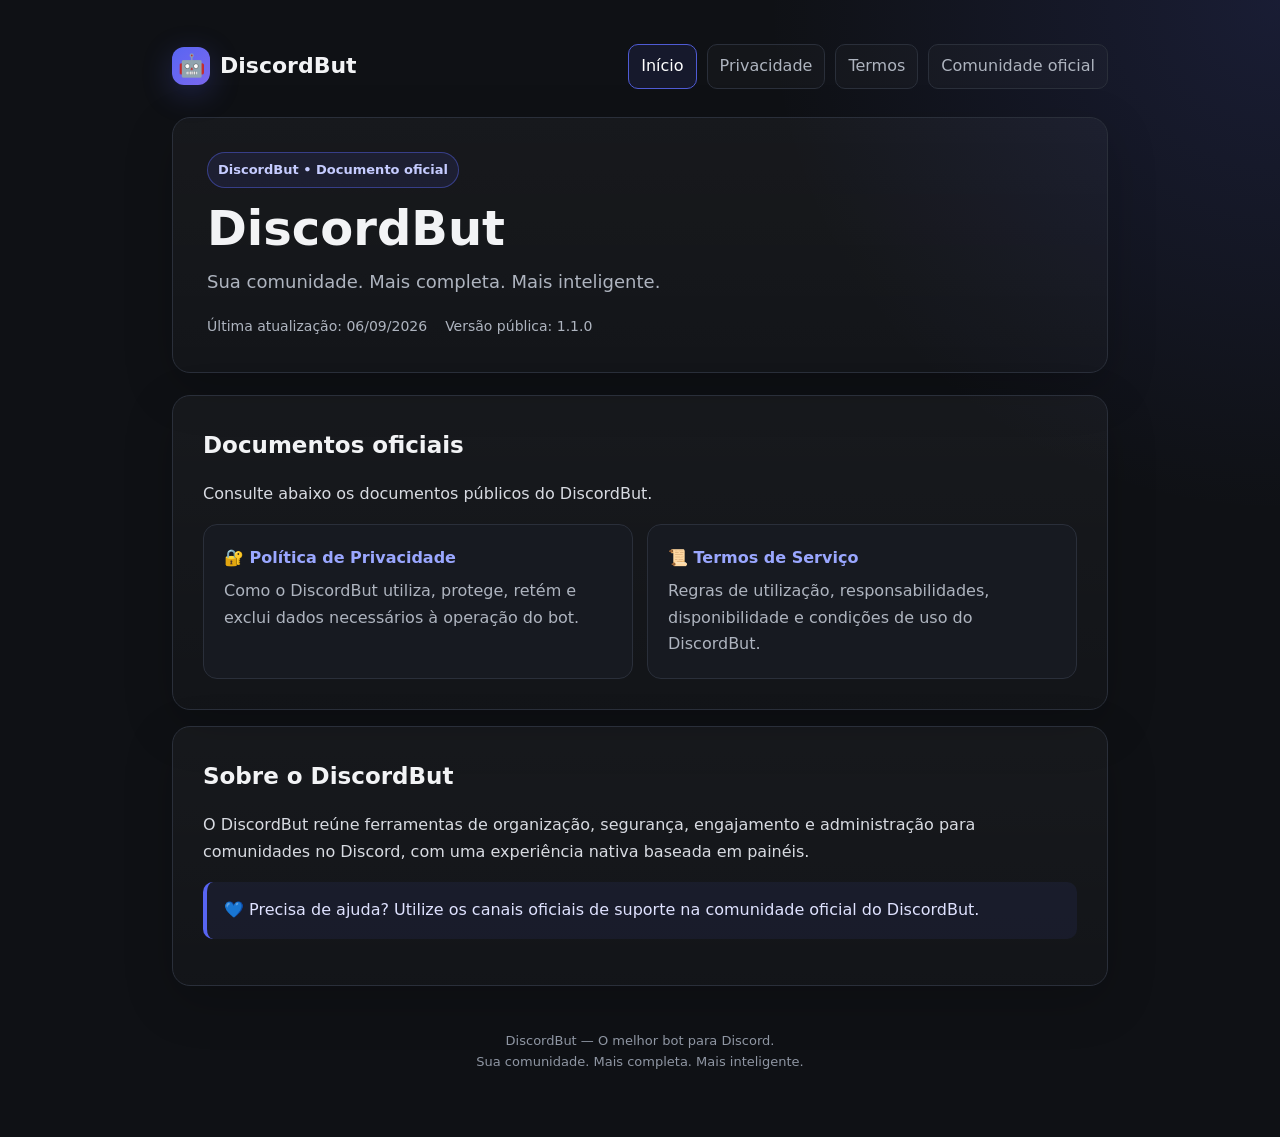
<file: index.html>
<!DOCTYPE html>
<html lang="pt-BR">
<head>
  <meta charset="UTF-8">

  <meta
    name="viewport"
    content="width=device-width, initial-scale=1.0"
  >

  <meta
    name="theme-color"
    content="#5865F2"
  >

  <meta
    name="description"
    content="Sua comunidade. Mais completa. Mais inteligente."
  >

  <title>DiscordBut — Documentos Oficiais</title>

  <link
    rel="stylesheet"
    href="styles.css"
  >
</head>

<body>
  <main class="shell">

    <header class="topbar">
      <a
        class="brand"
        href="index.html"
      >
        <span class="logo">🤖</span>
        <span>DiscordBut</span>
      </a>

      <nav>
        <a
          class="active"
          href="index.html"
        >
          Início
        </a>

        <a href="privacy.html">
          Privacidade
        </a>

        <a href="terms.html">
          Termos
        </a>

        <a
          href="https://discord.gg/pWMg8z9PDG"
          target="_blank"
          rel="noopener noreferrer"
        >
          Comunidade oficial
        </a>
      </nav>
    </header>

    <section class="hero">
      <span class="badge">
        DiscordBut • Documento oficial
      </span>

      <h1>DiscordBut</h1>

      <p>
        Sua comunidade. Mais completa. Mais inteligente.
      </p>

      <div class="meta">
        <span>
          Última atualização: 06/09/2026
        </span>

        <span>
          Versão pública: 1.1.0
        </span>
      </div>
    </section>

    <section class="card">
      <h2>Documentos oficiais</h2>

      <p>
        Consulte abaixo os documentos públicos do DiscordBut.
      </p>

      <div class="grid">

        <a
          class="tile"
          href="privacy.html"
        >
          <strong>
            🔐 Política de Privacidade
          </strong>

          <span>
            Como o DiscordBut utiliza, protege, retém e exclui
            dados necessários à operação do bot.
          </span>
        </a>

        <a
          class="tile"
          href="terms.html"
        >
          <strong>
            📜 Termos de Serviço
          </strong>

          <span>
            Regras de utilização, responsabilidades,
            disponibilidade e condições de uso do DiscordBut.
          </span>
        </a>

      </div>
    </section>

    <section class="card">
      <h2>Sobre o DiscordBut</h2>

      <p>
        O DiscordBut reúne ferramentas de organização,
        segurança, engajamento e administração para comunidades
        no Discord, com uma experiência nativa baseada em painéis.
      </p>

      <div class="notice">
        💙 Precisa de ajuda? Utilize os canais oficiais de suporte
        na comunidade oficial do DiscordBut.
      </div>
    </section>

    <footer>
      DiscordBut — O melhor bot para Discord.
      <br>
      Sua comunidade. Mais completa. Mais inteligente.
    </footer>

  </main>
</body>
</html>
</file>
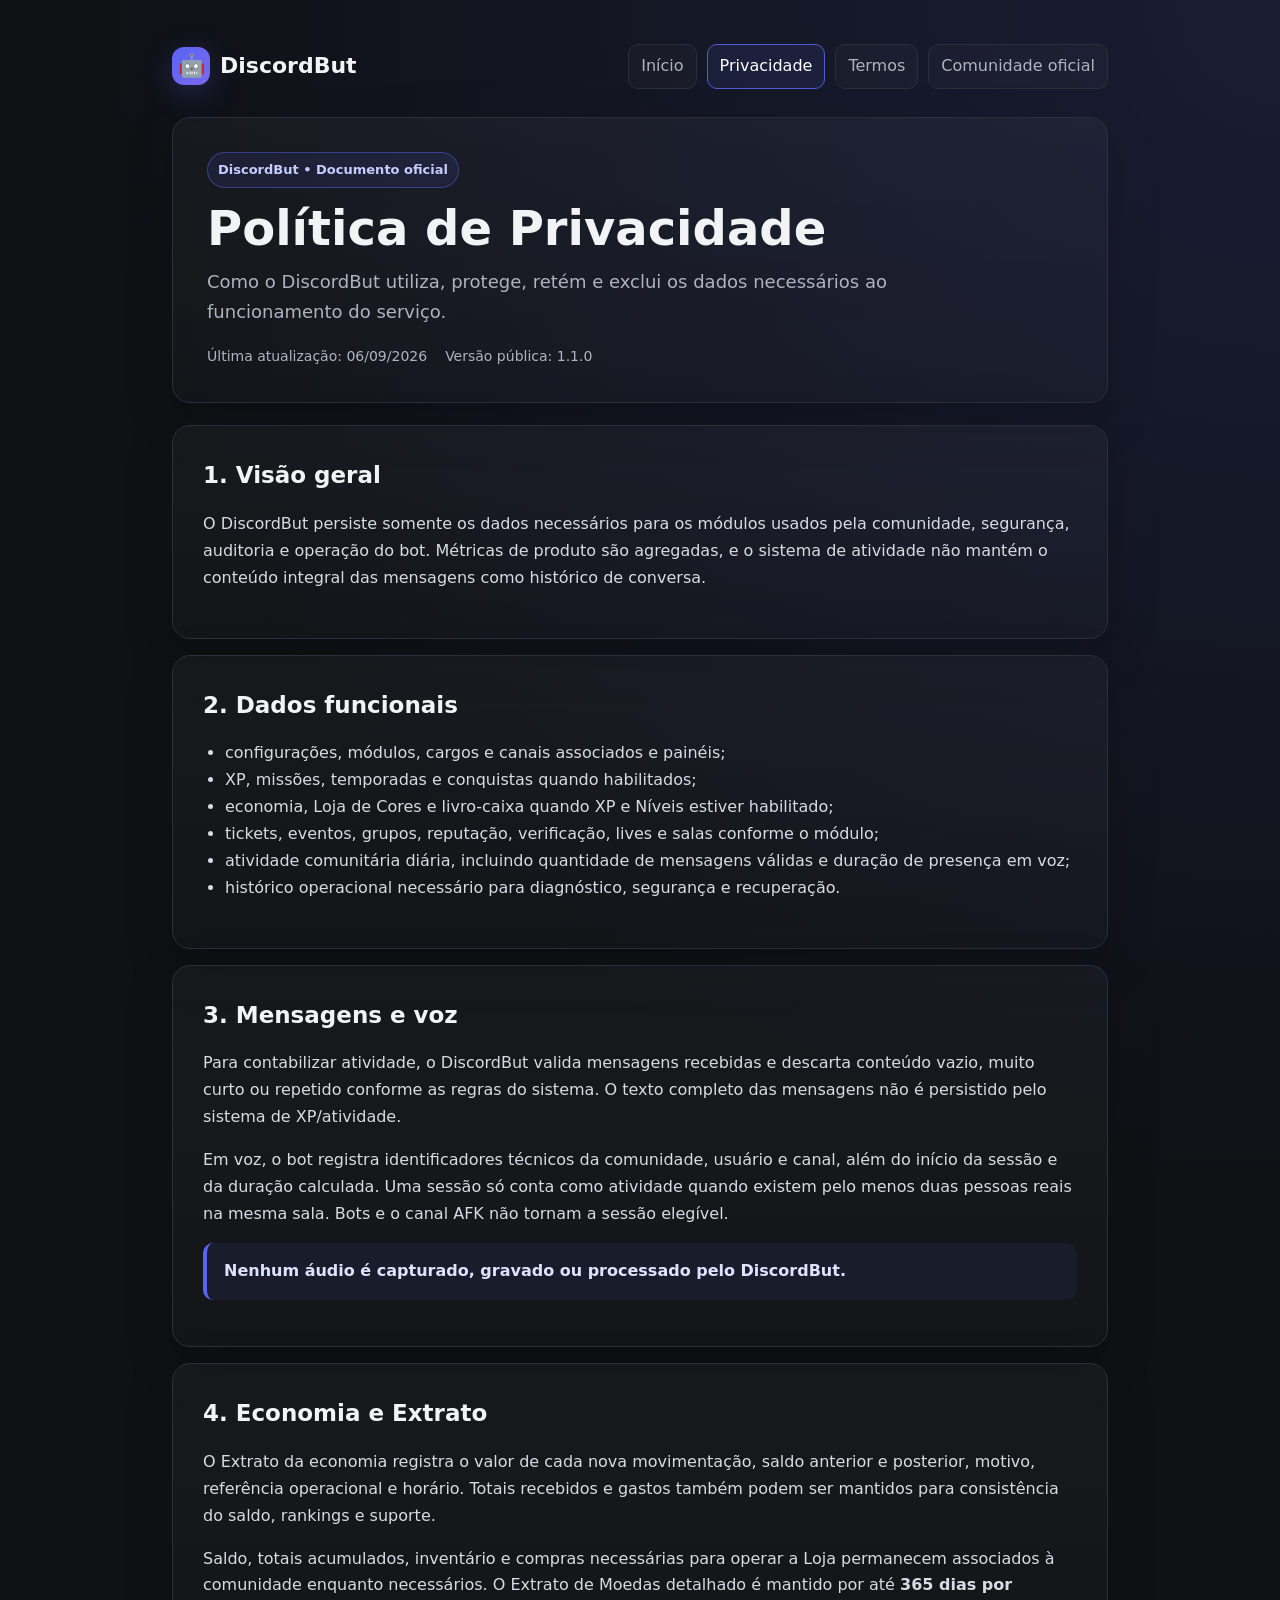
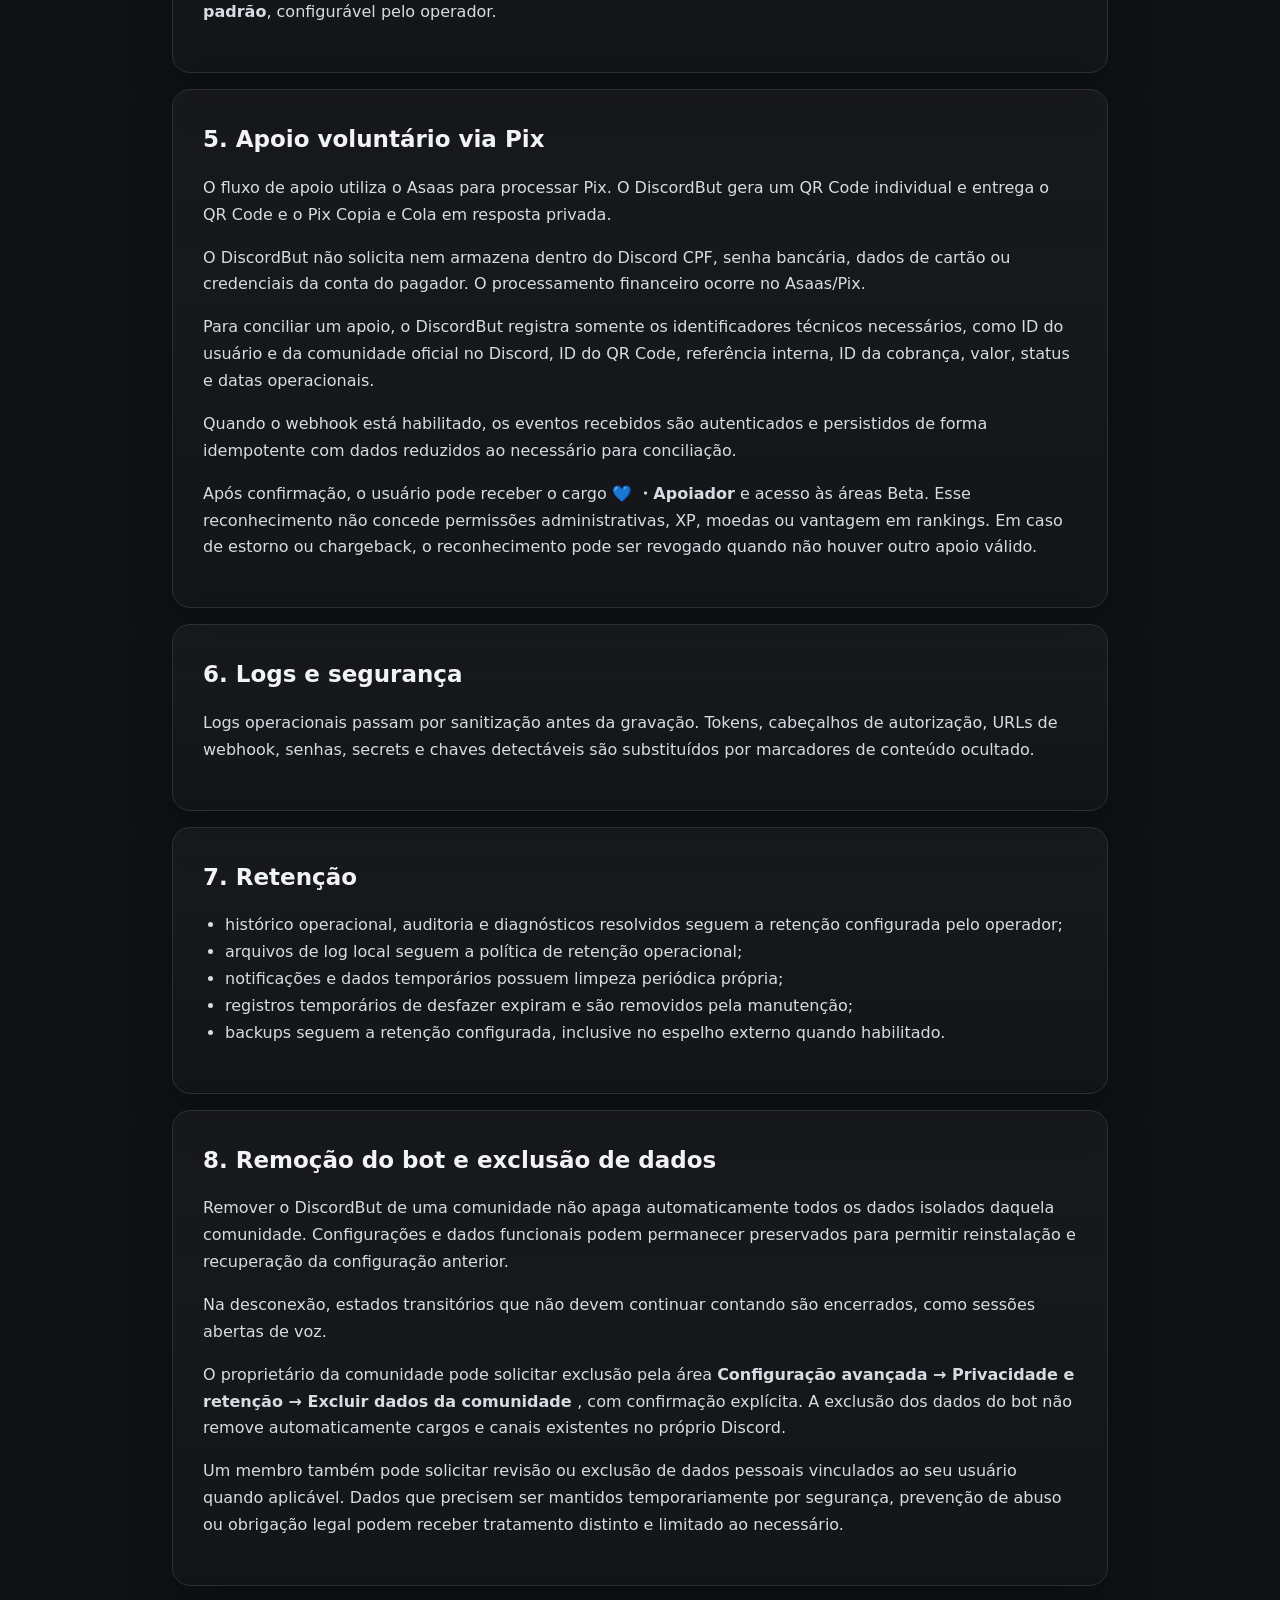
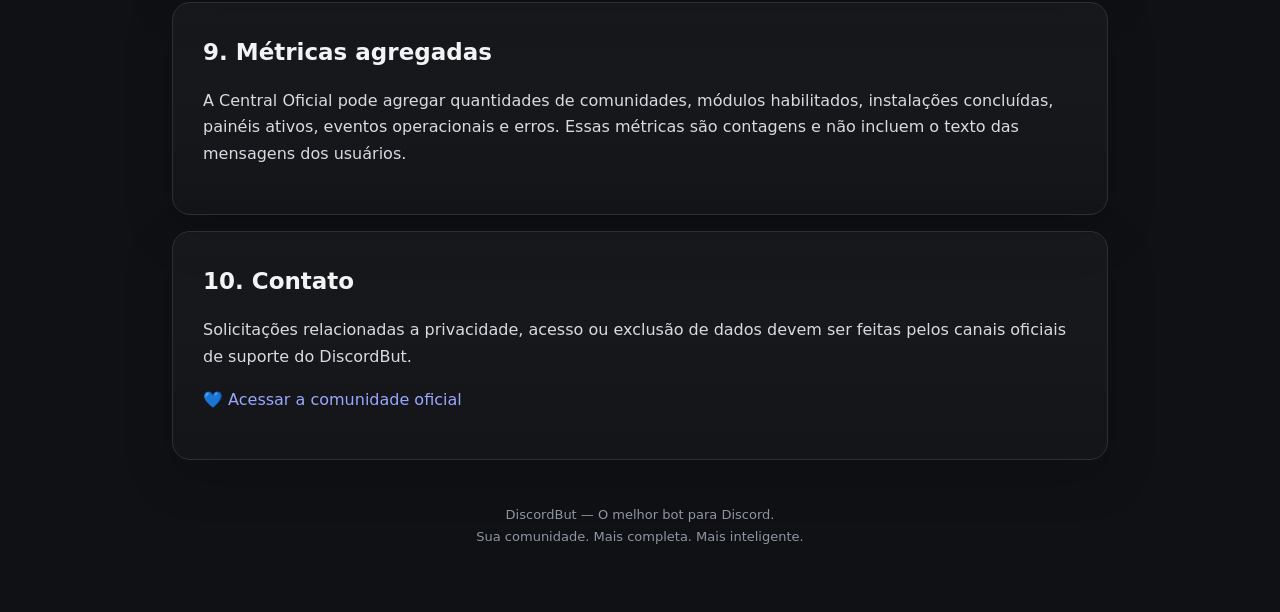
<file: privacy.html>
<!DOCTYPE html>
<html lang="pt-BR">
<head>
  <meta charset="UTF-8">

  <meta
    name="viewport"
    content="width=device-width, initial-scale=1.0"
  >

  <meta
    name="theme-color"
    content="#5865F2"
  >

  <meta
    name="description"
    content="Como o DiscordBut utiliza, protege, retém e exclui os dados necessários ao funcionamento do serviço."
  >

  <title>Política de Privacidade — DiscordBut</title>

  <link
    rel="stylesheet"
    href="styles.css"
  >
</head>

<body>
  <main class="shell">

    <header class="topbar">
      <a
        class="brand"
        href="index.html"
      >
        <span class="logo">🤖</span>
        <span>DiscordBut</span>
      </a>

      <nav>
        <a href="index.html">
          Início
        </a>

        <a
          class="active"
          href="privacy.html"
        >
          Privacidade
        </a>

        <a href="terms.html">
          Termos
        </a>

        <a
          href="https://discord.gg/pWMg8z9PDG"
          target="_blank"
          rel="noopener noreferrer"
        >
          Comunidade oficial
        </a>
      </nav>
    </header>

    <section class="hero">
      <span class="badge">
        DiscordBut • Documento oficial
      </span>

      <h1>Política de Privacidade</h1>

      <p>
        Como o DiscordBut utiliza, protege, retém e exclui os
        dados necessários ao funcionamento do serviço.
      </p>

      <div class="meta">
        <span>
          Última atualização: 06/09/2026
        </span>

        <span>
          Versão pública: 1.1.0
        </span>
      </div>
    </section>

    <section class="card">
      <h2>1. Visão geral</h2>

      <p>
        O DiscordBut persiste somente os dados necessários para os
        módulos usados pela comunidade, segurança, auditoria e
        operação do bot. Métricas de produto são agregadas, e o
        sistema de atividade não mantém o conteúdo integral das
        mensagens como histórico de conversa.
      </p>
    </section>

    <section class="card">
      <h2>2. Dados funcionais</h2>

      <ul>
        <li>
          configurações, módulos, cargos e canais associados e painéis;
        </li>

        <li>
          XP, missões, temporadas e conquistas quando habilitados;
        </li>

        <li>
          economia, Loja de Cores e livro-caixa quando XP e Níveis
          estiver habilitado;
        </li>

        <li>
          tickets, eventos, grupos, reputação, verificação, lives
          e salas conforme o módulo;
        </li>

        <li>
          atividade comunitária diária, incluindo quantidade de
          mensagens válidas e duração de presença em voz;
        </li>

        <li>
          histórico operacional necessário para diagnóstico,
          segurança e recuperação.
        </li>
      </ul>
    </section>

    <section class="card">
      <h2>3. Mensagens e voz</h2>

      <p>
        Para contabilizar atividade, o DiscordBut valida mensagens
        recebidas e descarta conteúdo vazio, muito curto ou repetido
        conforme as regras do sistema. O texto completo das mensagens
        não é persistido pelo sistema de XP/atividade.
      </p>

      <p>
        Em voz, o bot registra identificadores técnicos da comunidade,
        usuário e canal, além do início da sessão e da duração calculada.
        Uma sessão só conta como atividade quando existem pelo menos
        duas pessoas reais na mesma sala. Bots e o canal AFK não tornam
        a sessão elegível.
      </p>

      <div class="notice">
        <strong>
          Nenhum áudio é capturado, gravado ou processado pelo DiscordBut.
        </strong>
      </div>
    </section>

    <section class="card">
      <h2>4. Economia e Extrato</h2>

      <p>
        O Extrato da economia registra o valor de cada nova movimentação,
        saldo anterior e posterior, motivo, referência operacional e
        horário. Totais recebidos e gastos também podem ser mantidos
        para consistência do saldo, rankings e suporte.
      </p>

      <p>
        Saldo, totais acumulados, inventário e compras necessárias
        para operar a Loja permanecem associados à comunidade enquanto
        necessários. O Extrato de Moedas detalhado é mantido por até
        <strong>365 dias por padrão</strong>, configurável pelo operador.
      </p>
    </section>

    <section class="card">
      <h2>5. Apoio voluntário via Pix</h2>

      <p>
        O fluxo de apoio utiliza o Asaas para processar Pix. O DiscordBut
        gera um QR Code individual e entrega o QR Code e o Pix Copia e
        Cola em resposta privada.
      </p>

      <p>
        O DiscordBut não solicita nem armazena dentro do Discord CPF,
        senha bancária, dados de cartão ou credenciais da conta do
        pagador. O processamento financeiro ocorre no Asaas/Pix.
      </p>

      <p>
        Para conciliar um apoio, o DiscordBut registra somente os
        identificadores técnicos necessários, como ID do usuário e
        da comunidade oficial no Discord, ID do QR Code, referência
        interna, ID da cobrança, valor, status e datas operacionais.
      </p>

      <p>
        Quando o webhook está habilitado, os eventos recebidos são
        autenticados e persistidos de forma idempotente com dados
        reduzidos ao necessário para conciliação.
      </p>

      <p>
        Após confirmação, o usuário pode receber o cargo
        <strong>💙 ・Apoiador</strong>
        e acesso às áreas Beta. Esse reconhecimento não concede
        permissões administrativas, XP, moedas ou vantagem em rankings.
        Em caso de estorno ou chargeback, o reconhecimento pode ser
        revogado quando não houver outro apoio válido.
      </p>
    </section>

    <section class="card">
      <h2>6. Logs e segurança</h2>

      <p>
        Logs operacionais passam por sanitização antes da gravação.
        Tokens, cabeçalhos de autorização, URLs de webhook, senhas,
        secrets e chaves detectáveis são substituídos por marcadores
        de conteúdo ocultado.
      </p>
    </section>

    <section class="card">
      <h2>7. Retenção</h2>

      <ul>
        <li>
          histórico operacional, auditoria e diagnósticos resolvidos
          seguem a retenção configurada pelo operador;
        </li>

        <li>
          arquivos de log local seguem a política de retenção operacional;
        </li>

        <li>
          notificações e dados temporários possuem limpeza periódica própria;
        </li>

        <li>
          registros temporários de desfazer expiram e são removidos
          pela manutenção;
        </li>

        <li>
          backups seguem a retenção configurada, inclusive no espelho
          externo quando habilitado.
        </li>
      </ul>
    </section>

    <section class="card">
      <h2>8. Remoção do bot e exclusão de dados</h2>

      <p>
        Remover o DiscordBut de uma comunidade não apaga automaticamente
        todos os dados isolados daquela comunidade. Configurações e dados
        funcionais podem permanecer preservados para permitir reinstalação
        e recuperação da configuração anterior.
      </p>

      <p>
        Na desconexão, estados transitórios que não devem continuar
        contando são encerrados, como sessões abertas de voz.
      </p>

      <p>
        O proprietário da comunidade pode solicitar exclusão pela área
        <strong>
          Configuração avançada → Privacidade e retenção →
          Excluir dados da comunidade
        </strong>,
        com confirmação explícita. A exclusão dos dados do bot não remove
        automaticamente cargos e canais existentes no próprio Discord.
      </p>

      <p>
        Um membro também pode solicitar revisão ou exclusão de dados
        pessoais vinculados ao seu usuário quando aplicável. Dados que
        precisem ser mantidos temporariamente por segurança, prevenção
        de abuso ou obrigação legal podem receber tratamento distinto
        e limitado ao necessário.
      </p>
    </section>

    <section class="card">
      <h2>9. Métricas agregadas</h2>

      <p>
        A Central Oficial pode agregar quantidades de comunidades,
        módulos habilitados, instalações concluídas, painéis ativos,
        eventos operacionais e erros. Essas métricas são contagens e
        não incluem o texto das mensagens dos usuários.
      </p>
    </section>

    <section class="card">
      <h2>10. Contato</h2>

      <p>
        Solicitações relacionadas a privacidade, acesso ou exclusão
        de dados devem ser feitas pelos canais oficiais de suporte
        do DiscordBut.
      </p>

      <p>
        <a
          href="https://discord.gg/pWMg8z9PDG"
          target="_blank"
          rel="noopener noreferrer"
        >
          💙 Acessar a comunidade oficial
        </a>
      </p>
    </section>

    <footer>
      DiscordBut — O melhor bot para Discord.
      <br>
      Sua comunidade. Mais completa. Mais inteligente.
    </footer>

  </main>
</body>
</html>
</file>
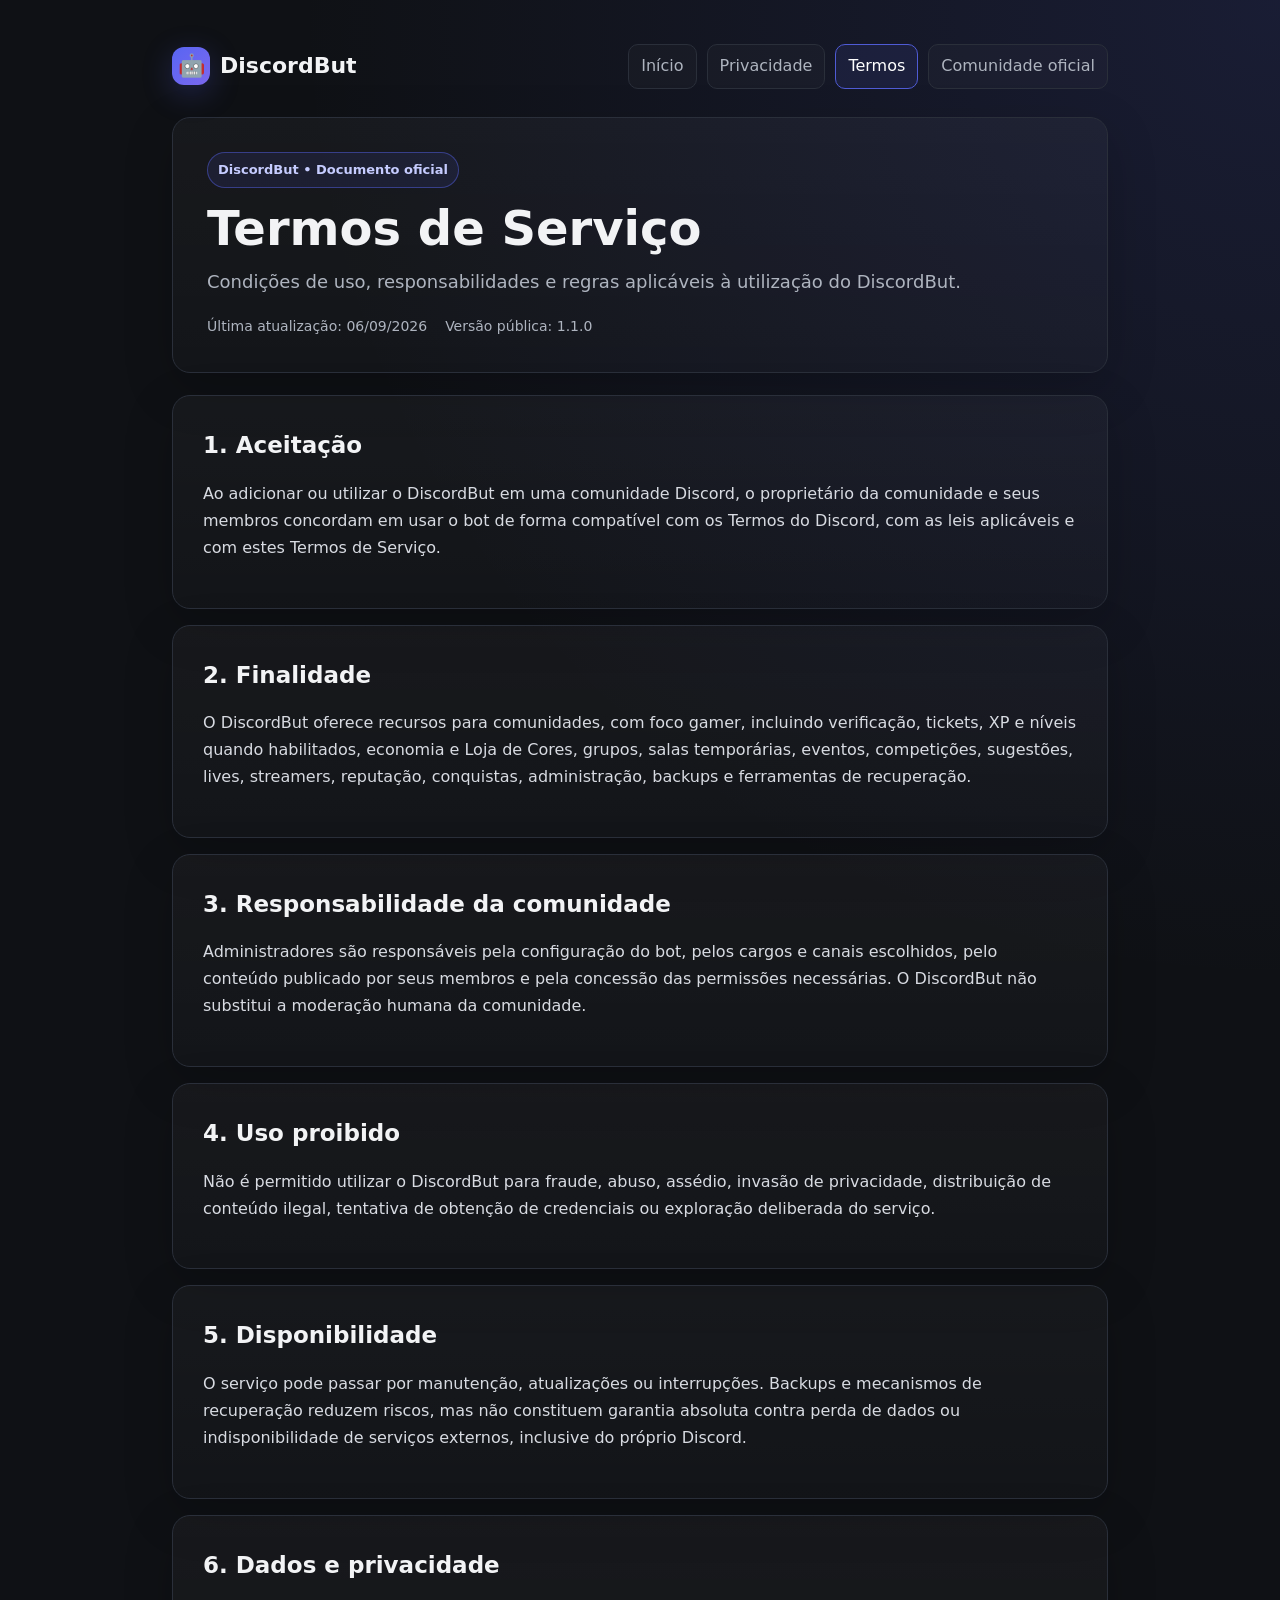
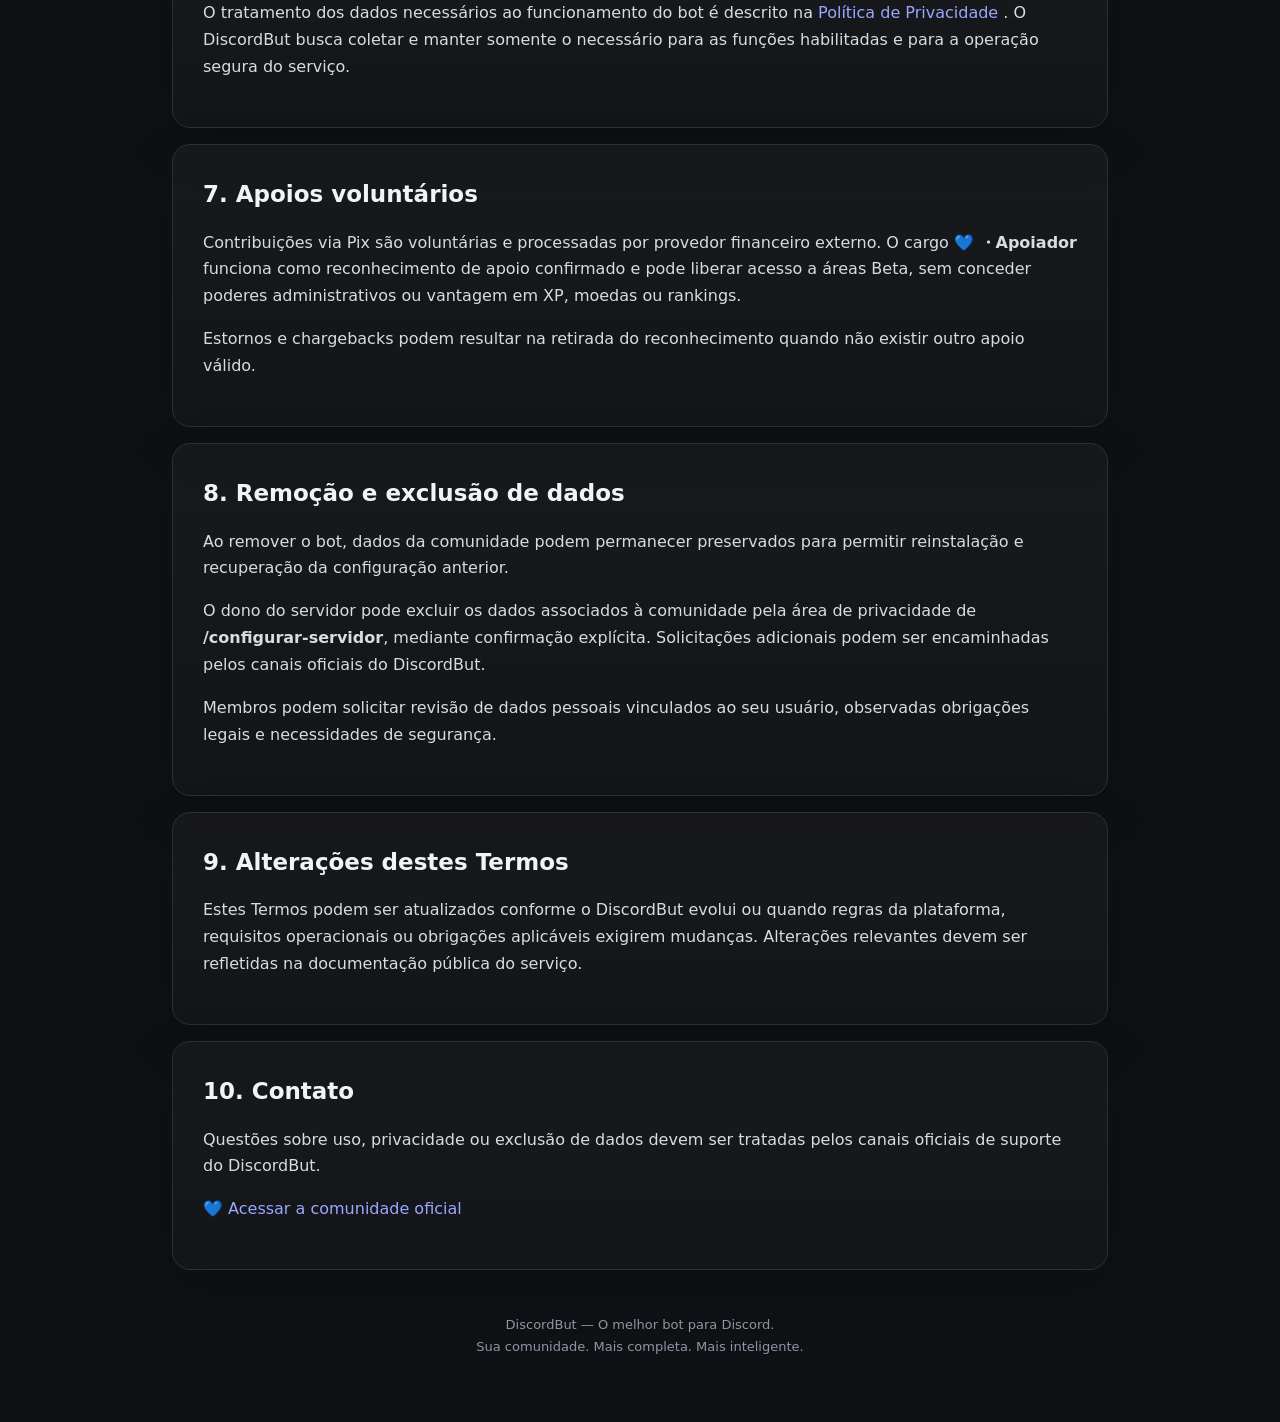
<file: terms.html>
<!DOCTYPE html>
<html lang="pt-BR">
<head>
  <meta charset="UTF-8">

  <meta
    name="viewport"
    content="width=device-width, initial-scale=1.0"
  >

  <meta
    name="theme-color"
    content="#5865F2"
  >

  <meta
    name="description"
    content="Condições de uso, responsabilidades e regras aplicáveis à utilização do DiscordBut."
  >

  <title>Termos de Serviço — DiscordBut</title>

  <link
    rel="stylesheet"
    href="styles.css"
  >
</head>

<body>
  <main class="shell">

    <header class="topbar">
      <a
        class="brand"
        href="index.html"
      >
        <span class="logo">🤖</span>
        <span>DiscordBut</span>
      </a>

      <nav>
        <a href="index.html">
          Início
        </a>

        <a href="privacy.html">
          Privacidade
        </a>

        <a
          class="active"
          href="terms.html"
        >
          Termos
        </a>

        <a
          href="https://discord.gg/pWMg8z9PDG"
          target="_blank"
          rel="noopener noreferrer"
        >
          Comunidade oficial
        </a>
      </nav>
    </header>

    <section class="hero">
      <span class="badge">
        DiscordBut • Documento oficial
      </span>

      <h1>Termos de Serviço</h1>

      <p>
        Condições de uso, responsabilidades e regras aplicáveis
        à utilização do DiscordBut.
      </p>

      <div class="meta">
        <span>
          Última atualização: 06/09/2026
        </span>

        <span>
          Versão pública: 1.1.0
        </span>
      </div>
    </section>

    <section class="card">
      <h2>1. Aceitação</h2>

      <p>
        Ao adicionar ou utilizar o DiscordBut em uma comunidade Discord,
        o proprietário da comunidade e seus membros concordam em usar
        o bot de forma compatível com os Termos do Discord, com as leis
        aplicáveis e com estes Termos de Serviço.
      </p>
    </section>

    <section class="card">
      <h2>2. Finalidade</h2>

      <p>
        O DiscordBut oferece recursos para comunidades, com foco gamer,
        incluindo verificação, tickets, XP e níveis quando habilitados,
        economia e Loja de Cores, grupos, salas temporárias, eventos,
        competições, sugestões, lives, streamers, reputação, conquistas,
        administração, backups e ferramentas de recuperação.
      </p>
    </section>

    <section class="card">
      <h2>3. Responsabilidade da comunidade</h2>

      <p>
        Administradores são responsáveis pela configuração do bot,
        pelos cargos e canais escolhidos, pelo conteúdo publicado
        por seus membros e pela concessão das permissões necessárias.
        O DiscordBut não substitui a moderação humana da comunidade.
      </p>
    </section>

    <section class="card">
      <h2>4. Uso proibido</h2>

      <p>
        Não é permitido utilizar o DiscordBut para fraude, abuso,
        assédio, invasão de privacidade, distribuição de conteúdo
        ilegal, tentativa de obtenção de credenciais ou exploração
        deliberada do serviço.
      </p>
    </section>

    <section class="card">
      <h2>5. Disponibilidade</h2>

      <p>
        O serviço pode passar por manutenção, atualizações ou interrupções.
        Backups e mecanismos de recuperação reduzem riscos, mas não
        constituem garantia absoluta contra perda de dados ou
        indisponibilidade de serviços externos, inclusive do próprio Discord.
      </p>
    </section>

    <section class="card">
      <h2>6. Dados e privacidade</h2>

      <p>
        O tratamento dos dados necessários ao funcionamento do bot é
        descrito na
        <a href="privacy.html">
          Política de Privacidade
        </a>.
        O DiscordBut busca coletar e manter somente o necessário para
        as funções habilitadas e para a operação segura do serviço.
      </p>
    </section>

    <section class="card">
      <h2>7. Apoios voluntários</h2>

      <p>
        Contribuições via Pix são voluntárias e processadas por provedor
        financeiro externo. O cargo
        <strong>💙 ・Apoiador</strong>
        funciona como reconhecimento de apoio confirmado e pode liberar
        acesso a áreas Beta, sem conceder poderes administrativos ou
        vantagem em XP, moedas ou rankings.
      </p>

      <p>
        Estornos e chargebacks podem resultar na retirada do reconhecimento
        quando não existir outro apoio válido.
      </p>
    </section>

    <section class="card">
      <h2>8. Remoção e exclusão de dados</h2>

      <p>
        Ao remover o bot, dados da comunidade podem permanecer preservados
        para permitir reinstalação e recuperação da configuração anterior.
      </p>

      <p>
        O dono do servidor pode excluir os dados associados à comunidade
        pela área de privacidade de
        <strong>/configurar-servidor</strong>,
        mediante confirmação explícita. Solicitações adicionais podem
        ser encaminhadas pelos canais oficiais do DiscordBut.
      </p>

      <p>
        Membros podem solicitar revisão de dados pessoais vinculados ao
        seu usuário, observadas obrigações legais e necessidades de segurança.
      </p>
    </section>

    <section class="card">
      <h2>9. Alterações destes Termos</h2>

      <p>
        Estes Termos podem ser atualizados conforme o DiscordBut evolui
        ou quando regras da plataforma, requisitos operacionais ou
        obrigações aplicáveis exigirem mudanças. Alterações relevantes
        devem ser refletidas na documentação pública do serviço.
      </p>
    </section>

    <section class="card">
      <h2>10. Contato</h2>

      <p>
        Questões sobre uso, privacidade ou exclusão de dados devem ser
        tratadas pelos canais oficiais de suporte do DiscordBut.
      </p>

      <p>
        <a
          href="https://discord.gg/pWMg8z9PDG"
          target="_blank"
          rel="noopener noreferrer"
        >
          💙 Acessar a comunidade oficial
        </a>
      </p>
    </section>

    <footer>
      DiscordBut — O melhor bot para Discord.
      <br>
      Sua comunidade. Mais completa. Mais inteligente.
    </footer>

  </main>
</body>
</html>
</file>
<file: styles.css>
:root {
  --bg: #0f1115;
  --panel: #171a21;
  --text: #f2f3f5;
  --muted: #aeb4bf;
  --brand: #5865f2;
  --border: #2a2f3a;
}

* {
  box-sizing: border-box;
}

html {
  scroll-behavior: smooth;
}

body {
  margin: 0;
  font-family:
    Inter,
    ui-sans-serif,
    system-ui,
    -apple-system,
    BlinkMacSystemFont,
    "Segoe UI",
    sans-serif;
  background:
    radial-gradient(
      circle at top right,
      rgba(88, 101, 242, 0.14),
      transparent 30%
    ),
    var(--bg);
  color: var(--text);
  line-height: 1.68;
}

a {
  color: #9aa7ff;
  text-decoration: none;
}

a:hover {
  text-decoration: underline;
}

.shell {
  max-width: 980px;
  margin: 0 auto;
  padding: 28px 22px 60px;
}

.topbar {
  display: flex;
  align-items: center;
  justify-content: space-between;
  gap: 20px;
  padding: 16px 0 28px;
}

.brand {
  display: flex;
  align-items: center;
  gap: 10px;
  font-weight: 800;
  font-size: 22px;
  color: var(--text);
}

.logo {
  width: 38px;
  height: 38px;
  border-radius: 12px;
  display: grid;
  place-items: center;
  background: linear-gradient(135deg, var(--brand), #7b68ee);
  box-shadow: 0 8px 30px rgba(88, 101, 242, 0.25);
}

nav {
  display: flex;
  flex-wrap: wrap;
  gap: 10px;
}

nav a {
  padding: 8px 12px;
  border: 1px solid var(--border);
  border-radius: 10px;
  color: var(--muted);
  background: rgba(255, 255, 255, 0.02);
}

nav a.active,
nav a:hover {
  color: #fff;
  border-color: #4f5bd5;
  text-decoration: none;
  background: rgba(88, 101, 242, 0.10);
}

.hero,
.card {
  background: linear-gradient(
    180deg,
    rgba(255, 255, 255, 0.035),
    rgba(255, 255, 255, 0.015)
  );
  border: 1px solid var(--border);
  border-radius: 18px;
  box-shadow: 0 16px 50px rgba(0, 0, 0, 0.18);
}

.hero {
  padding: 34px;
  margin-bottom: 22px;
}

.hero h1 {
  font-size: clamp(32px, 5vw, 48px);
  line-height: 1.1;
  margin: 0 0 12px;
}

.hero p {
  color: var(--muted);
  font-size: 18px;
  max-width: 760px;
  margin: 0;
}

.badge {
  display: inline-flex;
  align-items: center;
  gap: 7px;
  padding: 6px 10px;
  border-radius: 999px;
  border: 1px solid rgba(88, 101, 242, 0.45);
  background: rgba(88, 101, 242, 0.10);
  color: #c6ccff;
  font-size: 13px;
  font-weight: 700;
  margin-bottom: 14px;
}

.card {
  padding: 30px;
  margin: 16px 0;
}

.card h2 {
  font-size: 23px;
  margin: 0 0 12px;
}

.card p,
.card li {
  color: #d8dbe2;
}

.card ul {
  padding-left: 22px;
}

.meta {
  margin-top: 18px;
  color: var(--muted);
  font-size: 14px;
  display: flex;
  flex-wrap: wrap;
  gap: 10px 18px;
}

.notice {
  padding: 15px 17px;
  border-left: 4px solid var(--brand);
  background: rgba(88, 101, 242, 0.08);
  border-radius: 10px;
  color: #dfe2ff;
  margin: 16px 0;
}

.grid {
  display: grid;
  grid-template-columns: repeat(2, minmax(0, 1fr));
  gap: 14px;
}

.tile {
  padding: 20px;
  border: 1px solid var(--border);
  border-radius: 14px;
  background: var(--panel);
}

.tile strong {
  display: block;
  margin-bottom: 6px;
}

.tile span {
  color: var(--muted);
}

footer {
  color: #8f96a3;
  font-size: 13px;
  text-align: center;
  padding: 28px 0 4px;
}

@media (max-width: 720px) {
  .topbar {
    align-items: flex-start;
    flex-direction: column;
  }

  .grid {
    grid-template-columns: 1fr;
  }

  .hero,
  .card {
    padding: 22px;
  }
}
</file>
